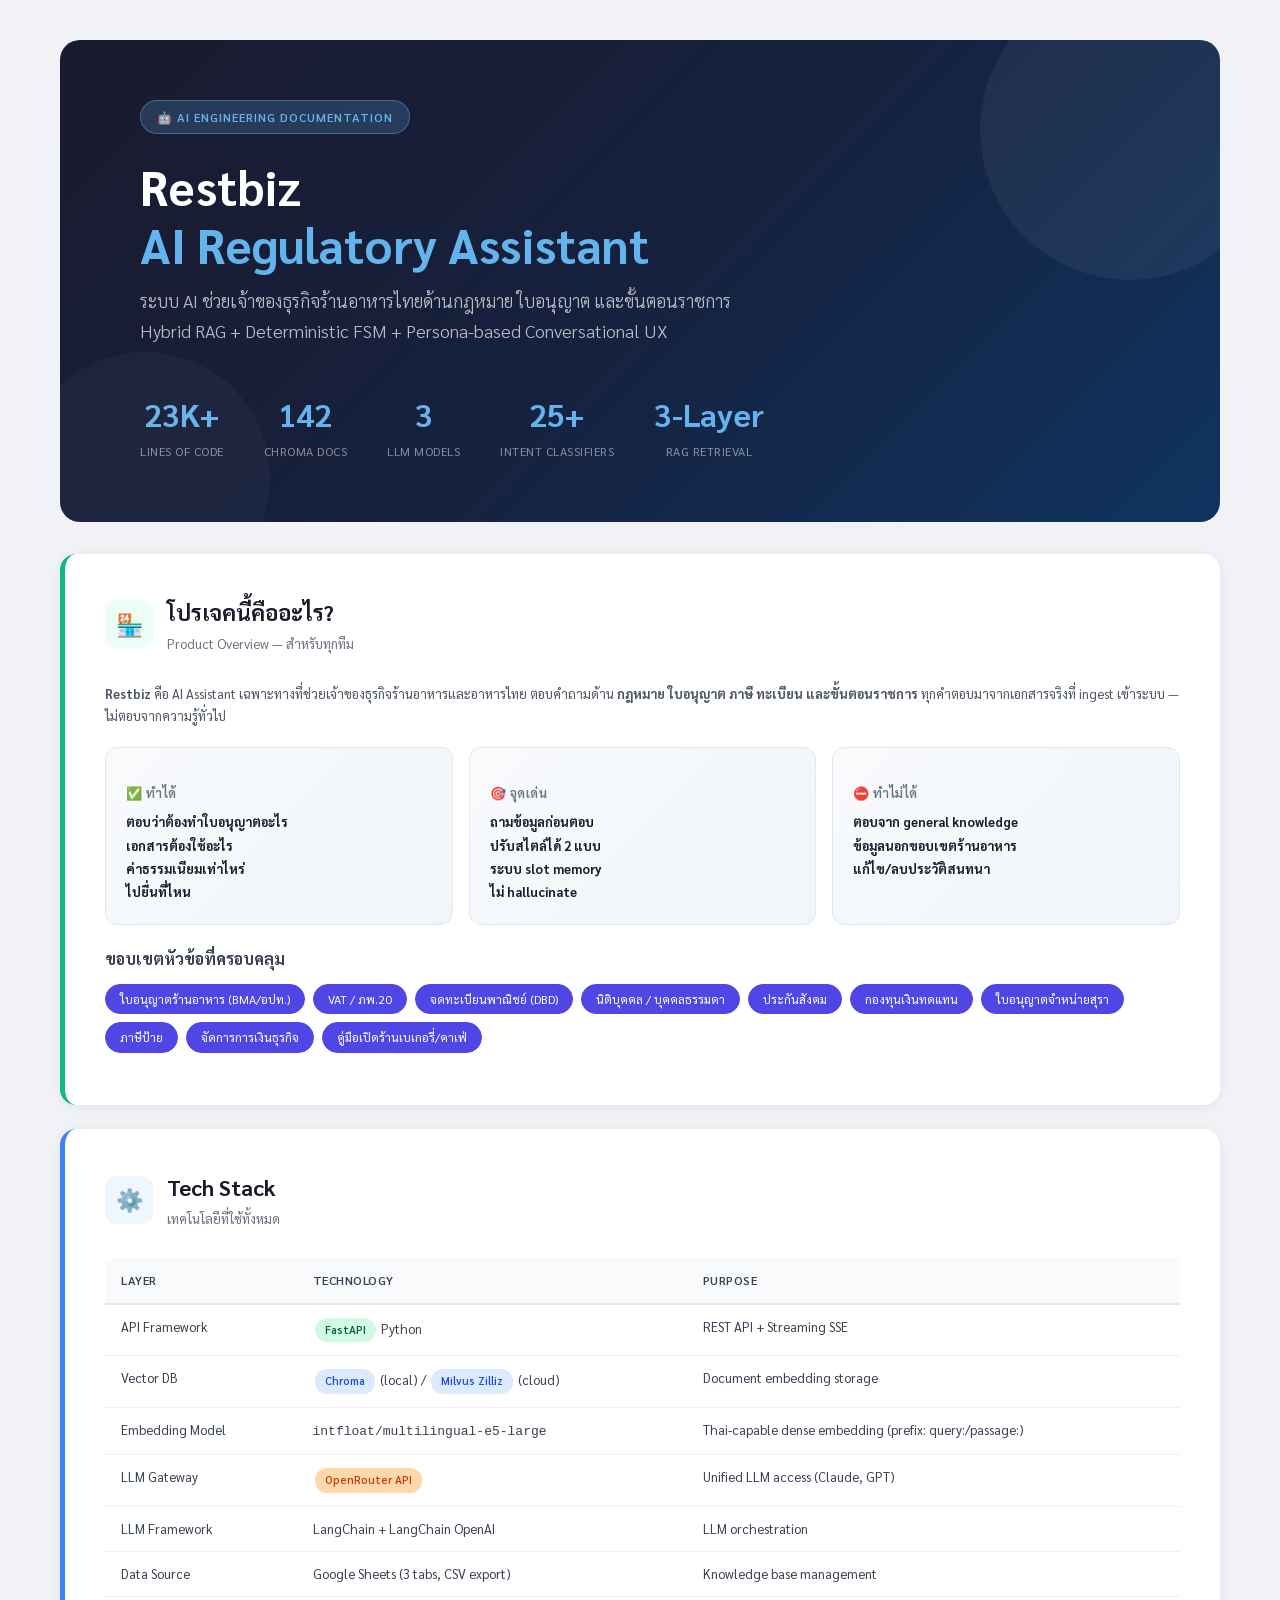
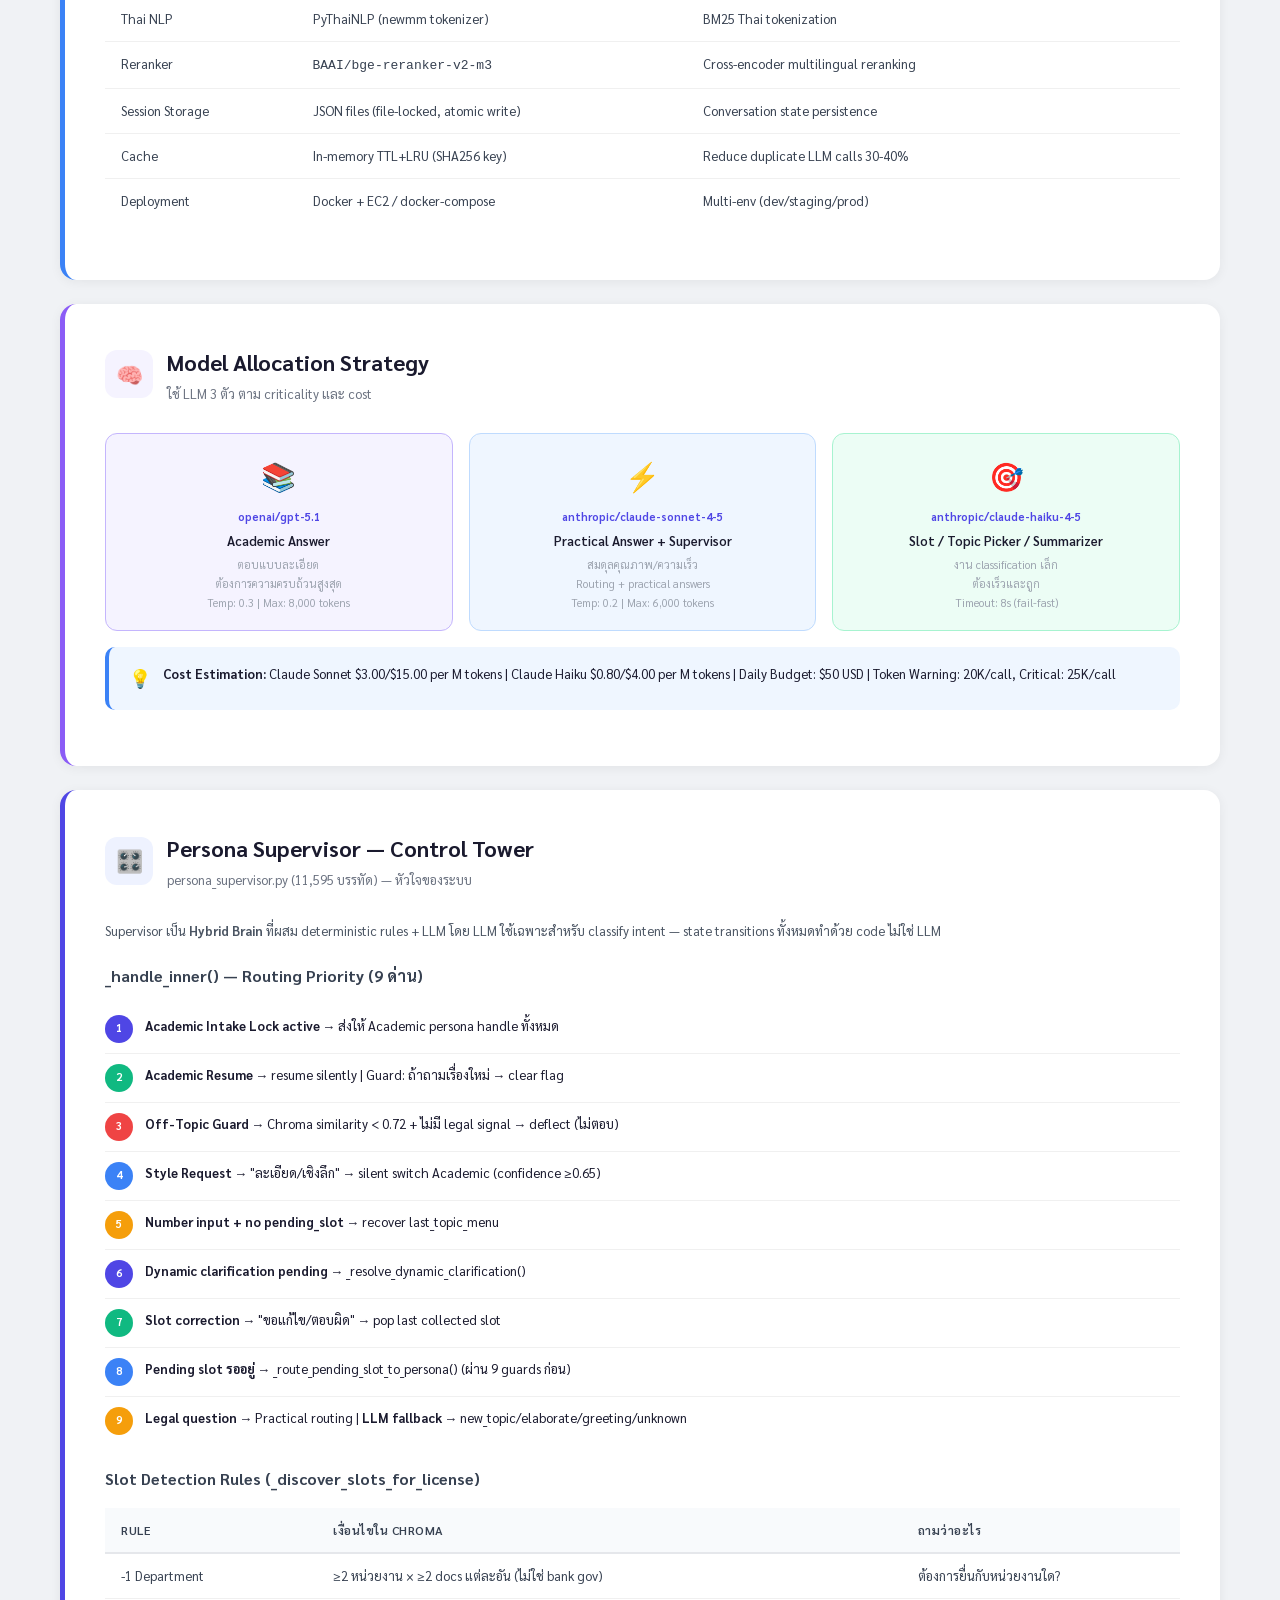
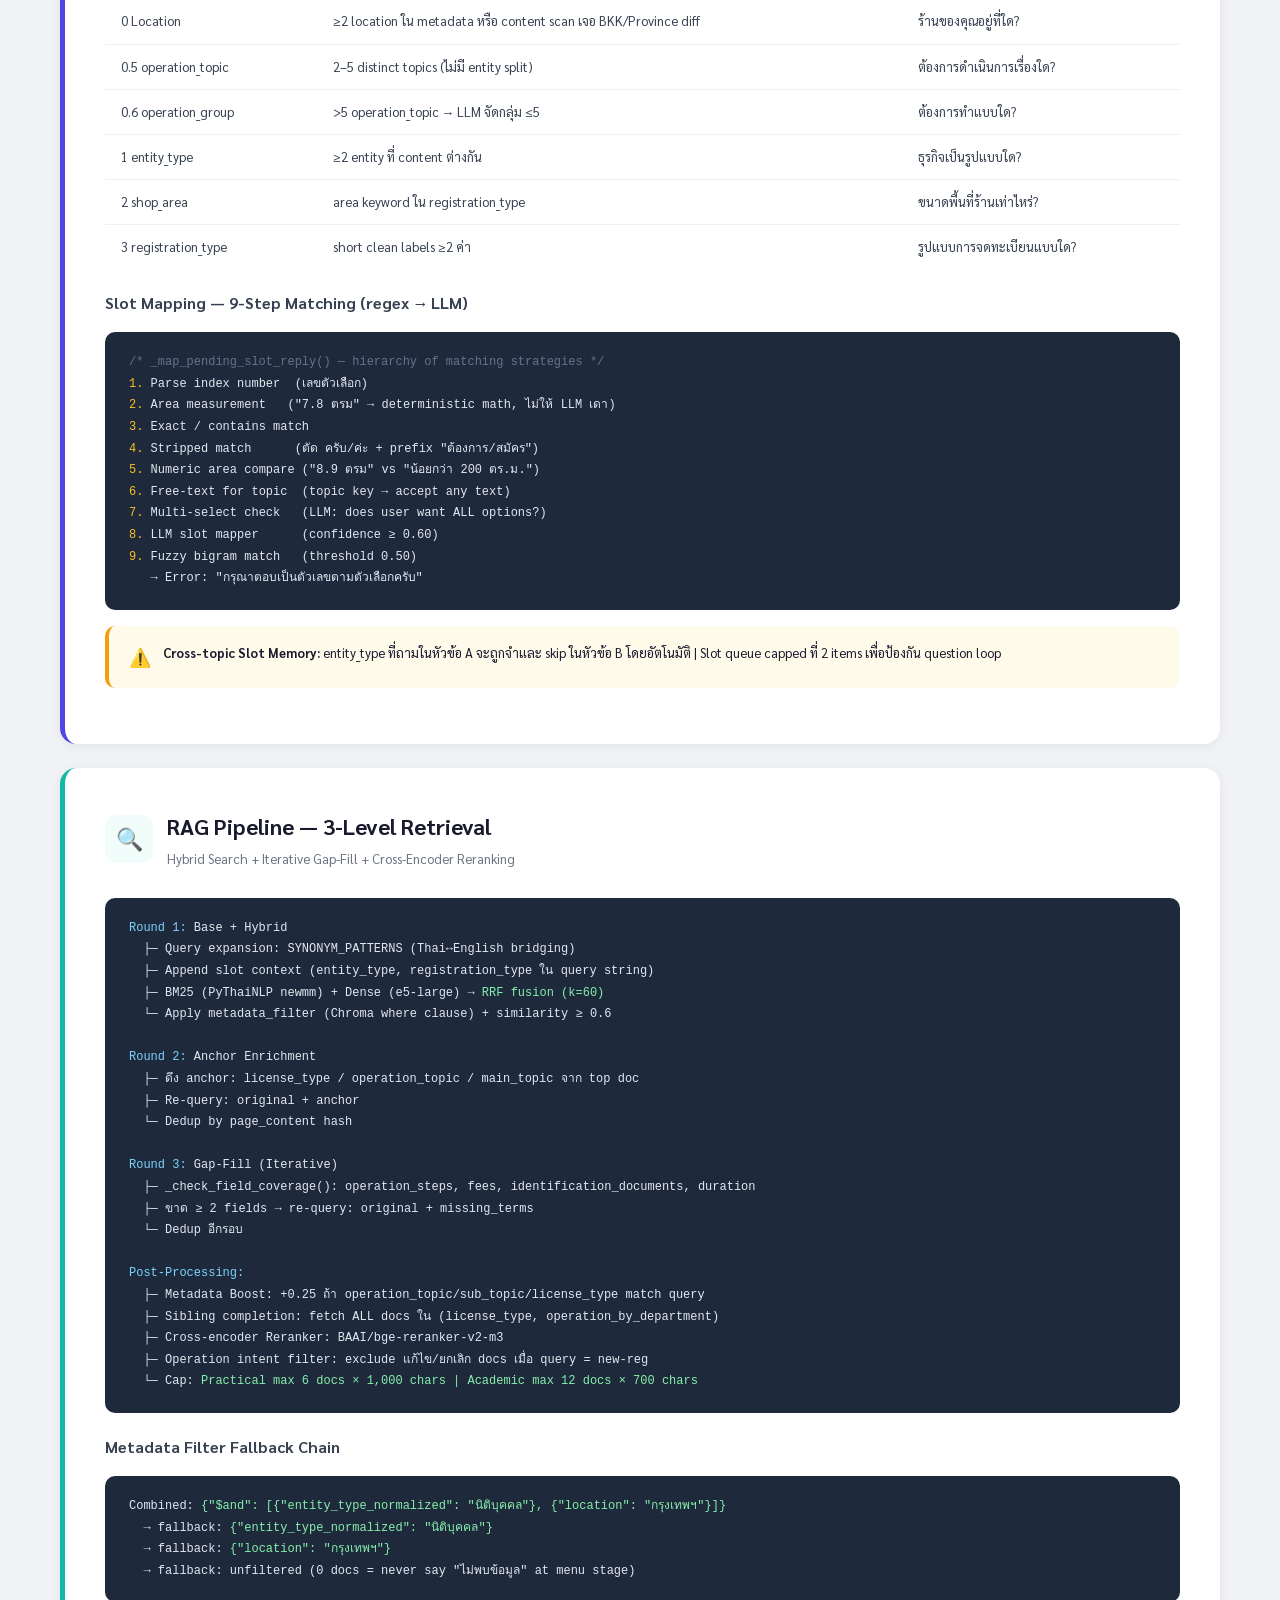
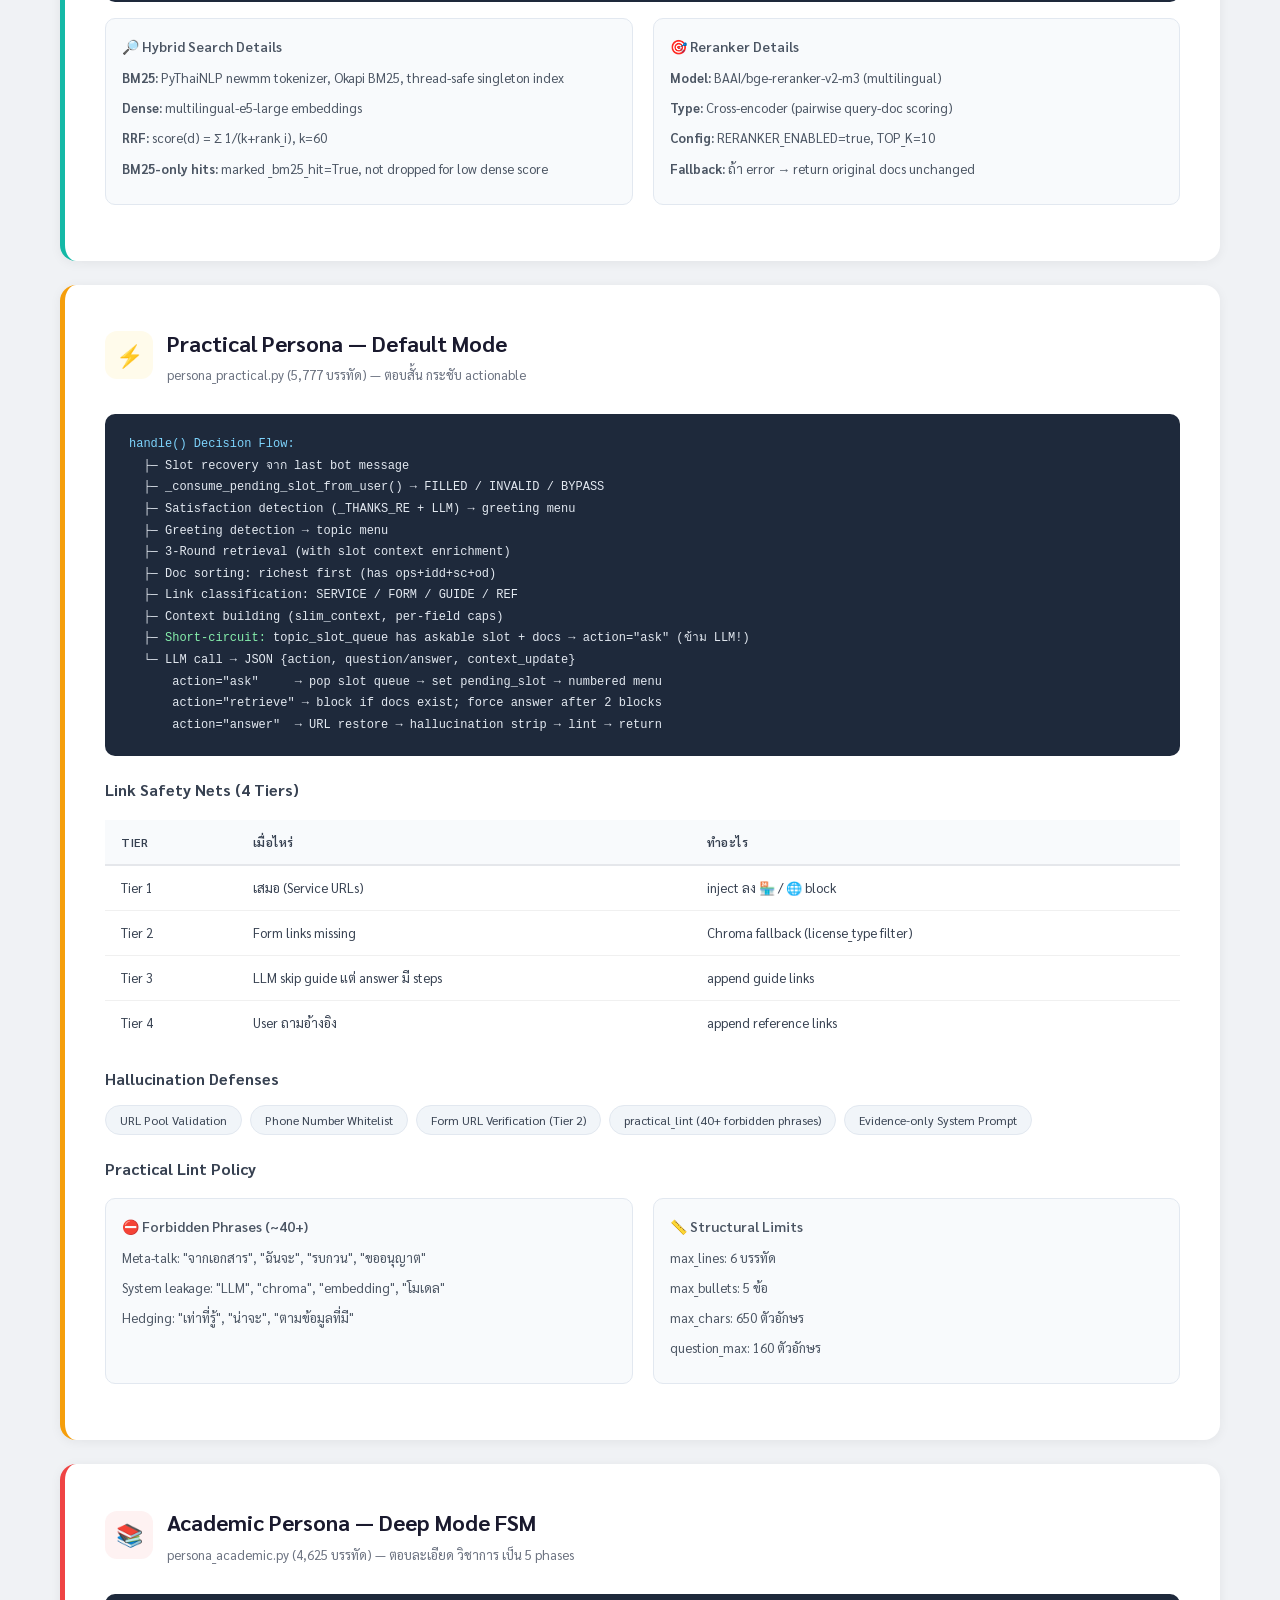
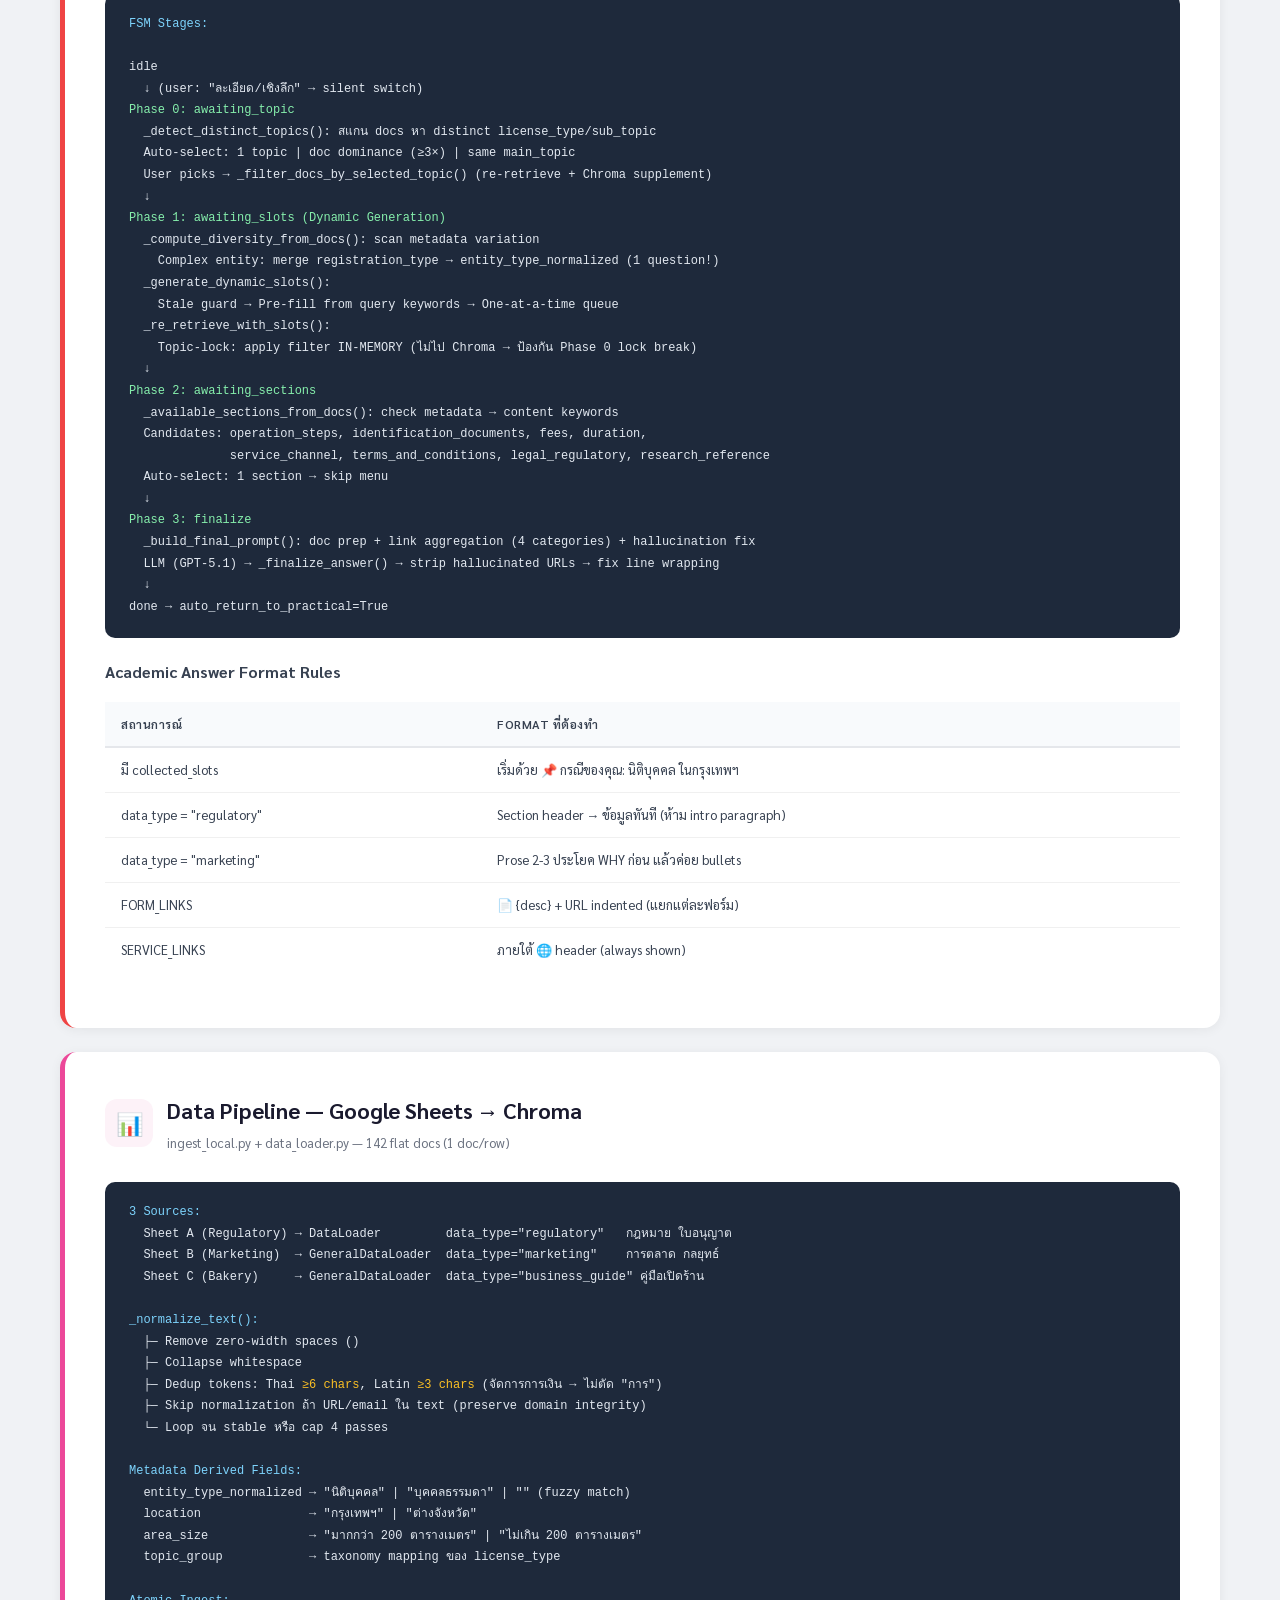
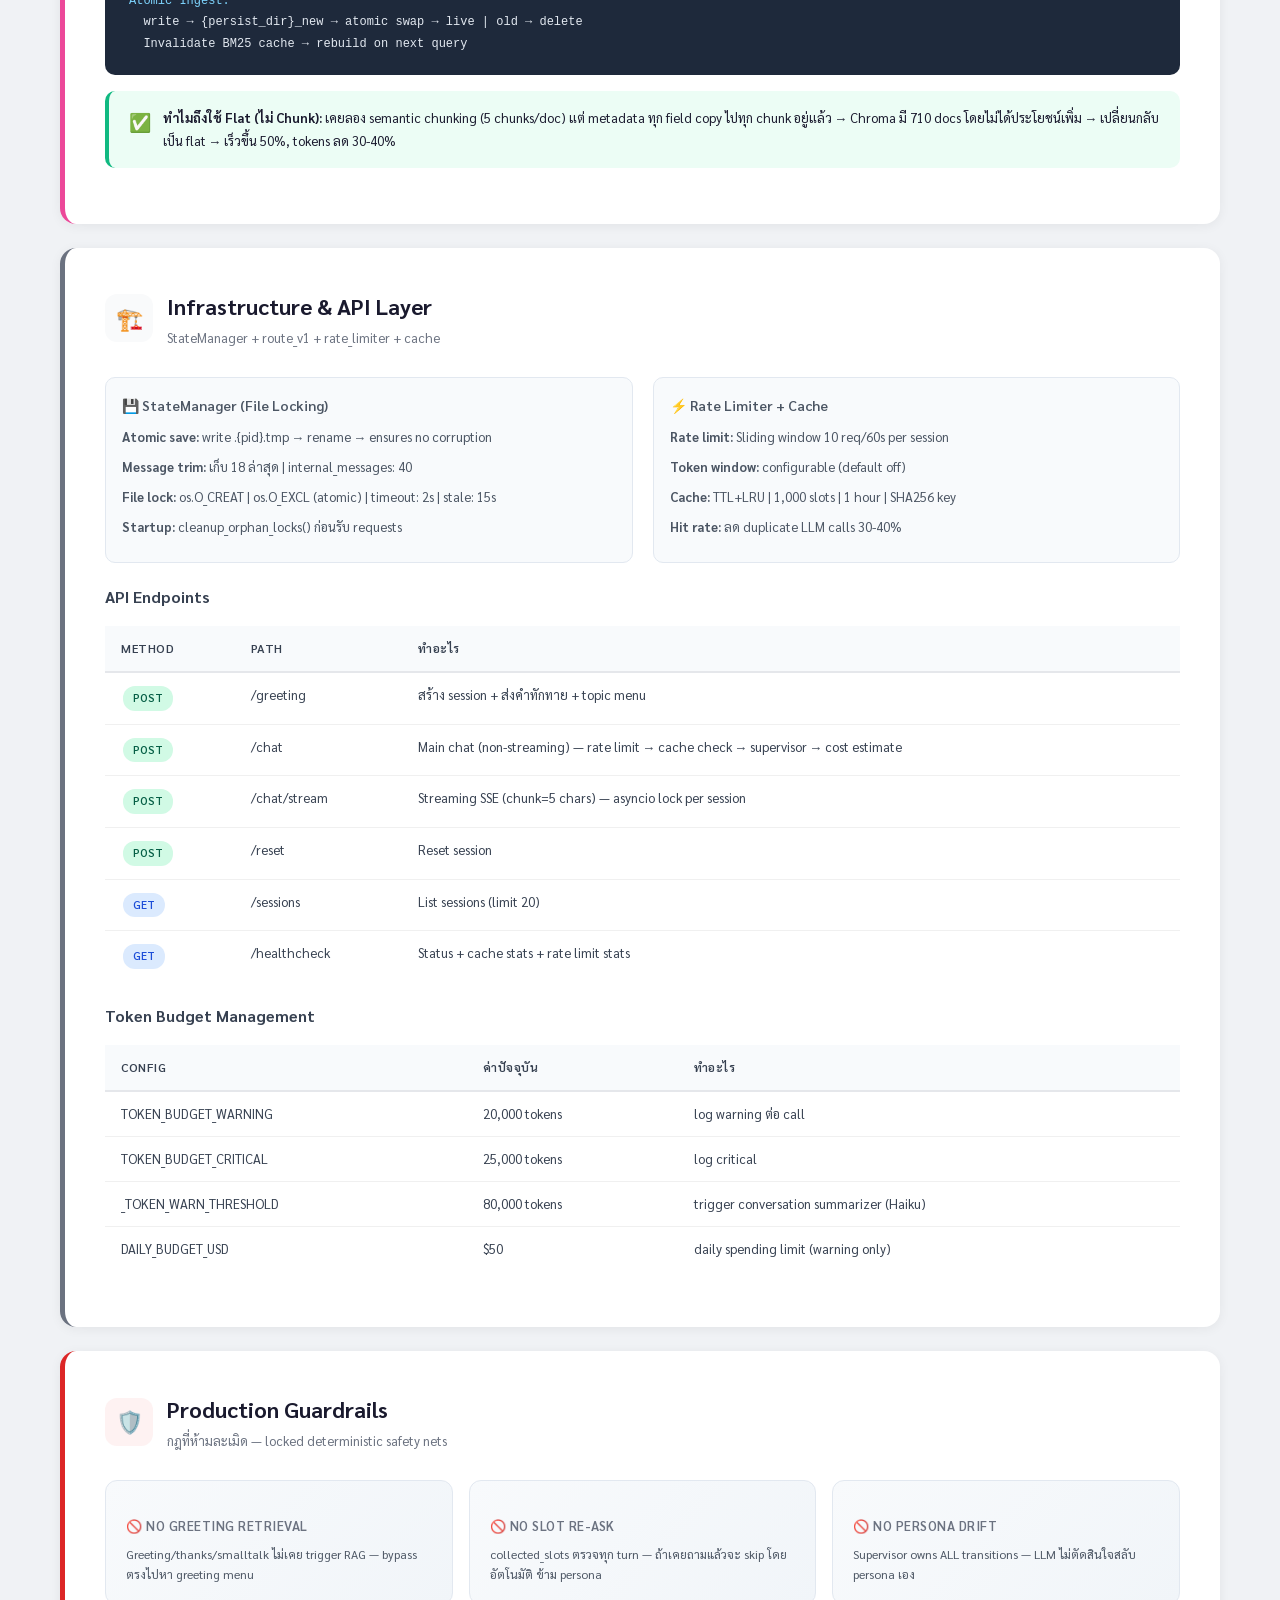
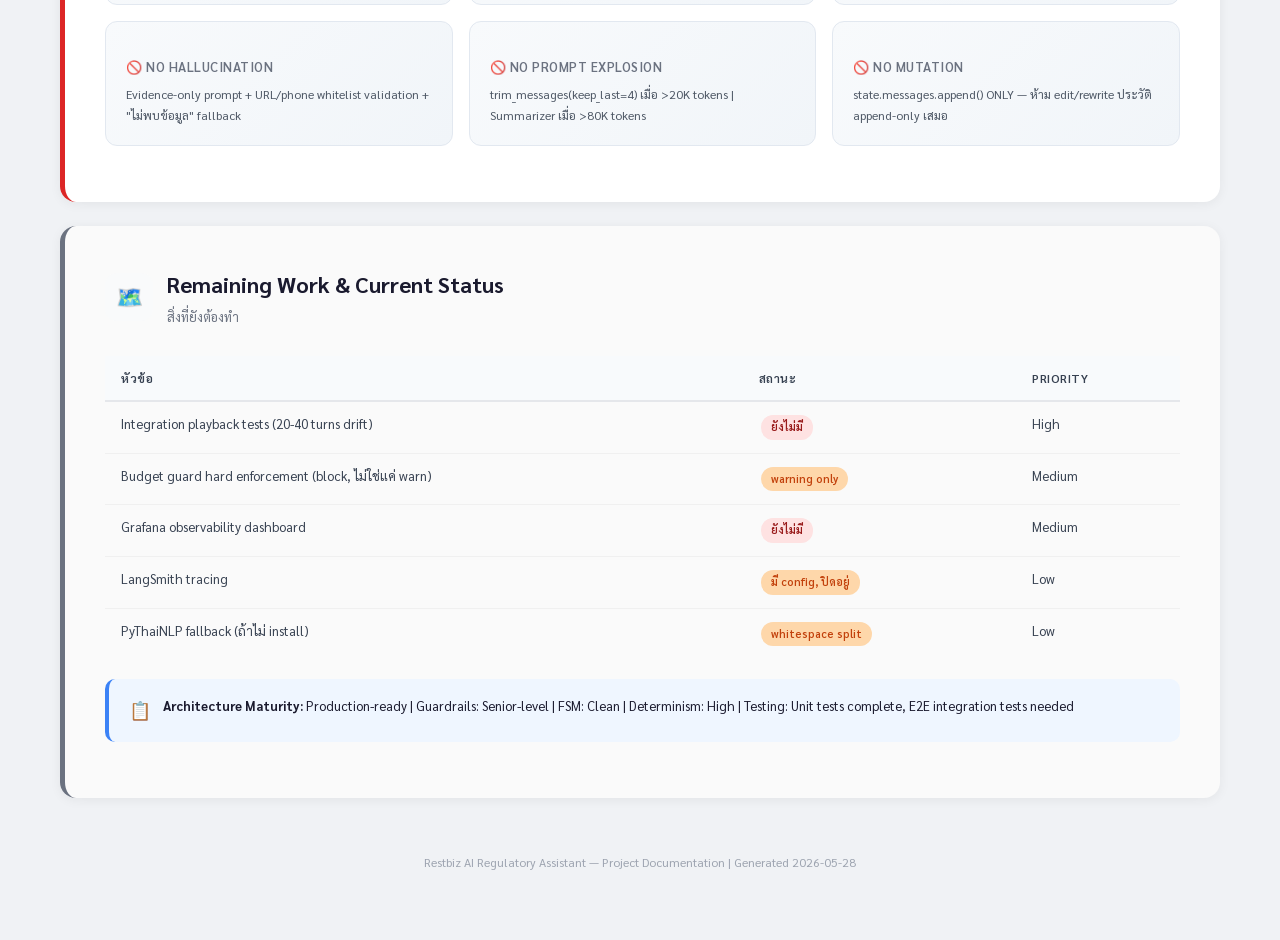
<file: project_summary.html>
<!DOCTYPE html>
<html lang="th">
<head>
<meta charset="UTF-8">
<meta name="viewport" content="width=device-width, initial-scale=1.0">
<title>Restbiz Project Summary</title>
<link href="https://fonts.googleapis.com/css2?family=Sarabun:wght@300;400;500;600;700&display=swap" rel="stylesheet">
<style>
  * { margin: 0; padding: 0; box-sizing: border-box; }
  body {
    font-family: 'Sarabun', 'Thonburi', 'TH Sarabun New', Arial, sans-serif;
    background: #f0f2f5;
    color: #1a1a2e;
    font-size: 14px;
    line-height: 1.7;
  }

  .page {
    width: 1200px;
    margin: 0 auto;
    padding: 40px 20px;
  }

  /* ── COVER ── */
  .cover {
    background: linear-gradient(135deg, #1a1a2e 0%, #16213e 50%, #0f3460 100%);
    border-radius: 20px;
    padding: 60px 80px;
    color: white;
    margin-bottom: 32px;
    position: relative;
    overflow: hidden;
  }
  .cover::before {
    content: '';
    position: absolute;
    top: -60px; right: -60px;
    width: 300px; height: 300px;
    background: rgba(255,255,255,0.05);
    border-radius: 50%;
  }
  .cover::after {
    content: '';
    position: absolute;
    bottom: -80px; left: -40px;
    width: 250px; height: 250px;
    background: rgba(255,255,255,0.03);
    border-radius: 50%;
  }
  .cover-badge {
    display: inline-block;
    background: rgba(99,179,237,0.2);
    border: 1px solid rgba(99,179,237,0.4);
    color: #63b3ed;
    padding: 6px 16px;
    border-radius: 20px;
    font-size: 12px;
    font-weight: 600;
    letter-spacing: 1px;
    text-transform: uppercase;
    margin-bottom: 24px;
  }
  .cover h1 {
    font-size: 48px;
    font-weight: 700;
    line-height: 1.2;
    margin-bottom: 12px;
    color: #fff;
  }
  .cover h1 span { color: #63b3ed; }
  .cover-subtitle {
    font-size: 18px;
    color: rgba(255,255,255,0.7);
    margin-bottom: 40px;
    font-weight: 300;
  }
  .cover-meta {
    display: flex;
    gap: 40px;
  }
  .cover-meta-item { text-align: center; }
  .cover-meta-num {
    font-size: 32px;
    font-weight: 700;
    color: #63b3ed;
  }
  .cover-meta-label {
    font-size: 12px;
    color: rgba(255,255,255,0.5);
    text-transform: uppercase;
    letter-spacing: 0.5px;
  }

  /* ── SECTIONS ── */
  .section {
    background: white;
    border-radius: 16px;
    padding: 40px;
    margin-bottom: 24px;
    box-shadow: 0 2px 12px rgba(0,0,0,0.06);
    border-left: 5px solid #4f46e5;
  }
  .section.green  { border-left-color: #10b981; }
  .section.blue   { border-left-color: #3b82f6; }
  .section.purple { border-left-color: #8b5cf6; }
  .section.orange { border-left-color: #f59e0b; }
  .section.red    { border-left-color: #ef4444; }
  .section.teal   { border-left-color: #14b8a6; }
  .section.pink   { border-left-color: #ec4899; }
  .section.gray   { border-left-color: #6b7280; }

  .section-header {
    display: flex;
    align-items: center;
    gap: 14px;
    margin-bottom: 28px;
  }
  .section-icon {
    width: 48px; height: 48px;
    border-radius: 12px;
    display: flex; align-items: center; justify-content: center;
    font-size: 22px;
    flex-shrink: 0;
  }
  .section-icon.indigo { background: #eef2ff; }
  .section-icon.green  { background: #ecfdf5; }
  .section-icon.blue   { background: #eff6ff; }
  .section-icon.purple { background: #f5f3ff; }
  .section-icon.orange { background: #fffbeb; }
  .section-icon.red    { background: #fef2f2; }
  .section-icon.teal   { background: #f0fdfa; }
  .section-icon.pink   { background: #fdf2f8; }
  .section-icon.gray   { background: #f9fafb; }

  .section-title {
    font-size: 22px;
    font-weight: 700;
    color: #1a1a2e;
  }
  .section-subtitle {
    font-size: 13px;
    color: #6b7280;
    margin-top: 2px;
  }

  /* ── TABLES ── */
  table {
    width: 100%;
    border-collapse: collapse;
    margin: 16px 0;
    font-size: 13px;
  }
  th {
    background: #f8fafc;
    padding: 12px 16px;
    text-align: left;
    font-weight: 600;
    color: #374151;
    border-bottom: 2px solid #e5e7eb;
    font-size: 12px;
    text-transform: uppercase;
    letter-spacing: 0.5px;
  }
  td {
    padding: 11px 16px;
    border-bottom: 1px solid #f0f0f0;
    color: #374151;
    vertical-align: top;
  }
  tr:last-child td { border-bottom: none; }
  tr:hover td { background: #fafafa; }

  /* ── HIGHLIGHTS ── */
  .highlight-grid {
    display: grid;
    grid-template-columns: repeat(3, 1fr);
    gap: 16px;
    margin: 16px 0;
  }
  .highlight-card {
    background: linear-gradient(135deg, #f8fafc, #f1f5f9);
    border-radius: 12px;
    padding: 20px;
    border: 1px solid #e2e8f0;
  }
  .highlight-card h4 {
    font-size: 13px;
    color: #6b7280;
    text-transform: uppercase;
    letter-spacing: 0.5px;
    margin-bottom: 6px;
  }
  .highlight-card .value {
    font-size: 18px;
    font-weight: 700;
    color: #1a1a2e;
  }
  .highlight-card .desc {
    font-size: 12px;
    color: #9ca3af;
    margin-top: 4px;
  }

  /* ── CODE ── */
  .code-block {
    background: #1e293b;
    color: #e2e8f0;
    border-radius: 10px;
    padding: 20px 24px;
    font-family: 'Menlo', 'Monaco', monospace;
    font-size: 12px;
    line-height: 1.8;
    margin: 16px 0;
    overflow-x: auto;
    white-space: pre;
  }
  .code-block .comment { color: #64748b; }
  .code-block .keyword { color: #7dd3fc; }
  .code-block .string  { color: #86efac; }
  .code-block .number  { color: #fbbf24; }

  /* ── TAGS ── */
  .tag {
    display: inline-block;
    padding: 3px 10px;
    border-radius: 12px;
    font-size: 11px;
    font-weight: 600;
    margin: 2px;
  }
  .tag-blue   { background: #dbeafe; color: #1d4ed8; }
  .tag-green  { background: #d1fae5; color: #065f46; }
  .tag-purple { background: #ede9fe; color: #5b21b6; }
  .tag-orange { background: #fed7aa; color: #c2410c; }
  .tag-red    { background: #fee2e2; color: #991b1b; }
  .tag-gray   { background: #f3f4f6; color: #374151; }

  /* ── FLOW ── */
  .flow-box {
    background: #f8fafc;
    border: 1px solid #e2e8f0;
    border-radius: 10px;
    padding: 16px 20px;
    margin: 8px 0;
  }
  .flow-arrow {
    text-align: center;
    color: #9ca3af;
    font-size: 18px;
    margin: 4px 0;
  }

  /* ── RULE LIST ── */
  .rule-list { list-style: none; margin: 16px 0; }
  .rule-list li {
    display: flex;
    align-items: flex-start;
    gap: 12px;
    padding: 10px 0;
    border-bottom: 1px solid #f0f0f0;
    font-size: 13px;
  }
  .rule-list li:last-child { border-bottom: none; }
  .rule-num {
    min-width: 28px; height: 28px;
    background: #4f46e5;
    color: white;
    border-radius: 50%;
    display: flex; align-items: center; justify-content: center;
    font-size: 11px;
    font-weight: 700;
    flex-shrink: 0;
  }
  .rule-num.green  { background: #10b981; }
  .rule-num.blue   { background: #3b82f6; }
  .rule-num.orange { background: #f59e0b; }
  .rule-num.red    { background: #ef4444; }

  /* ── ALERT BOXES ── */
  .alert {
    border-radius: 10px;
    padding: 16px 20px;
    margin: 16px 0;
    display: flex;
    align-items: flex-start;
    gap: 12px;
    font-size: 13px;
  }
  .alert-icon { font-size: 18px; flex-shrink: 0; }
  .alert-red    { background: #fef2f2; border-left: 4px solid #ef4444; }
  .alert-yellow { background: #fffbeb; border-left: 4px solid #f59e0b; }
  .alert-green  { background: #ecfdf5; border-left: 4px solid #10b981; }
  .alert-blue   { background: #eff6ff; border-left: 4px solid #3b82f6; }

  h3 { font-size: 16px; font-weight: 700; color: #374151; margin: 20px 0 10px; }
  h4 { font-size: 14px; font-weight: 600; color: #4b5563; margin: 14px 0 8px; }
  p  { margin: 8px 0; color: #4b5563; font-size: 13px; }

  .two-col {
    display: grid;
    grid-template-columns: 1fr 1fr;
    gap: 20px;
    margin: 16px 0;
  }
  .sub-card {
    background: #f8fafc;
    border-radius: 10px;
    padding: 16px;
    border: 1px solid #e2e8f0;
    font-size: 13px;
  }
  .sub-card h4 { margin-top: 0; }

  .pill-row {
    display: flex; flex-wrap: wrap; gap: 8px; margin: 12px 0;
  }
  .pill {
    background: #f1f5f9;
    border: 1px solid #e2e8f0;
    border-radius: 20px;
    padding: 4px 14px;
    font-size: 12px;
    color: #374151;
  }
  .pill.active {
    background: #4f46e5;
    border-color: #4f46e5;
    color: white;
  }

  /* page-break hint for print */
  .page-break { page-break-before: always; }

  .model-row {
    display: flex; gap: 16px; margin: 16px 0;
  }
  .model-card {
    flex: 1;
    border-radius: 12px;
    padding: 18px;
    border: 1px solid #e2e8f0;
    text-align: center;
  }
  .model-card .model-emoji { font-size: 28px; margin-bottom: 8px; }
  .model-card .model-name  { font-size: 11px; font-weight: 700; color: #4f46e5; margin-bottom: 4px; }
  .model-card .model-use   { font-size: 13px; font-weight: 600; color: #1a1a2e; margin-bottom: 4px; }
  .model-card .model-desc  { font-size: 11px; color: #9ca3af; }
  .model-card.a { background: #f5f3ff; border-color: #c4b5fd; }
  .model-card.b { background: #eff6ff; border-color: #bfdbfe; }
  .model-card.c { background: #ecfdf5; border-color: #a7f3d0; }
</style>
</head>
<body>
<div class="page">

<!-- ══════════════════════════════════════════════
     COVER
══════════════════════════════════════════════ -->
<div class="cover">
  <div class="cover-badge">🤖 AI Engineering Documentation</div>
  <h1>Restbiz<br><span>AI Regulatory Assistant</span></h1>
  <p class="cover-subtitle">ระบบ AI ช่วยเจ้าของธุรกิจร้านอาหารไทยด้านกฎหมาย ใบอนุญาต และขั้นตอนราชการ<br>Hybrid RAG + Deterministic FSM + Persona-based Conversational UX</p>
  <div class="cover-meta">
    <div class="cover-meta-item">
      <div class="cover-meta-num">23K+</div>
      <div class="cover-meta-label">Lines of Code</div>
    </div>
    <div class="cover-meta-item">
      <div class="cover-meta-num">142</div>
      <div class="cover-meta-label">Chroma Docs</div>
    </div>
    <div class="cover-meta-item">
      <div class="cover-meta-num">3</div>
      <div class="cover-meta-label">LLM Models</div>
    </div>
    <div class="cover-meta-item">
      <div class="cover-meta-num">25+</div>
      <div class="cover-meta-label">Intent Classifiers</div>
    </div>
    <div class="cover-meta-item">
      <div class="cover-meta-num">3-Layer</div>
      <div class="cover-meta-label">RAG Retrieval</div>
    </div>
  </div>
</div>

<!-- ══════════════════════════════════════════════
     1. WHAT IS IT?
══════════════════════════════════════════════ -->
<div class="section green">
  <div class="section-header">
    <div class="section-icon green">🏪</div>
    <div>
      <div class="section-title">โปรเจคนี้คืออะไร?</div>
      <div class="section-subtitle">Product Overview — สำหรับทุกทีม</div>
    </div>
  </div>

  <p><strong>Restbiz</strong> คือ AI Assistant เฉพาะทางที่ช่วยเจ้าของธุรกิจร้านอาหารและอาหารไทย ตอบคำถามด้าน <strong>กฎหมาย ใบอนุญาต ภาษี ทะเบียน และขั้นตอนราชการ</strong> ทุกคำตอบมาจากเอกสารจริงที่ ingest เข้าระบบ — ไม่ตอบจากความรู้ทั่วไป</p>

  <div class="highlight-grid" style="margin-top: 20px;">
    <div class="highlight-card">
      <h4>✅ ทำได้</h4>
      <div class="value" style="font-size:13px; line-height:1.8;">ตอบว่าต้องทำใบอนุญาตอะไร<br>เอกสารต้องใช้อะไร<br>ค่าธรรมเนียมเท่าไหร่<br>ไปยื่นที่ไหน</div>
    </div>
    <div class="highlight-card">
      <h4>🎯 จุดเด่น</h4>
      <div class="value" style="font-size:13px; line-height:1.8;">ถามข้อมูลก่อนตอบ<br>ปรับสไตล์ได้ 2 แบบ<br>ระบบ slot memory<br>ไม่ hallucinate</div>
    </div>
    <div class="highlight-card">
      <h4>⛔ ทำไม่ได้</h4>
      <div class="value" style="font-size:13px; line-height:1.8;">ตอบจาก general knowledge<br>ข้อมูลนอกขอบเขตร้านอาหาร<br>แก้ไข/ลบประวัติสนทนา</div>
    </div>
  </div>

  <h3>ขอบเขตหัวข้อที่ครอบคลุม</h3>
  <div class="pill-row">
    <span class="pill active">ใบอนุญาตร้านอาหาร (BMA/อปท.)</span>
    <span class="pill active">VAT / ภพ.20</span>
    <span class="pill active">จดทะเบียนพาณิชย์ (DBD)</span>
    <span class="pill active">นิติบุคคล / บุคคลธรรมดา</span>
    <span class="pill active">ประกันสังคม</span>
    <span class="pill active">กองทุนเงินทดแทน</span>
    <span class="pill active">ใบอนุญาตจำหน่ายสุรา</span>
    <span class="pill active">ภาษีป้าย</span>
    <span class="pill active">จัดการการเงินธุรกิจ</span>
    <span class="pill active">คู่มือเปิดร้านเบเกอรี่/คาเฟ่</span>
  </div>
</div>

<!-- ══════════════════════════════════════════════
     2. TECH STACK
══════════════════════════════════════════════ -->
<div class="section blue">
  <div class="section-header">
    <div class="section-icon blue">⚙️</div>
    <div>
      <div class="section-title">Tech Stack</div>
      <div class="section-subtitle">เทคโนโลยีที่ใช้ทั้งหมด</div>
    </div>
  </div>

  <table>
    <tr><th>Layer</th><th>Technology</th><th>Purpose</th></tr>
    <tr><td>API Framework</td><td><span class="tag tag-green">FastAPI</span> Python</td><td>REST API + Streaming SSE</td></tr>
    <tr><td>Vector DB</td><td><span class="tag tag-blue">Chroma</span> (local) / <span class="tag tag-blue">Milvus Zilliz</span> (cloud)</td><td>Document embedding storage</td></tr>
    <tr><td>Embedding Model</td><td><code>intfloat/multilingual-e5-large</code></td><td>Thai-capable dense embedding (prefix: query:/passage:)</td></tr>
    <tr><td>LLM Gateway</td><td><span class="tag tag-orange">OpenRouter API</span></td><td>Unified LLM access (Claude, GPT)</td></tr>
    <tr><td>LLM Framework</td><td>LangChain + LangChain OpenAI</td><td>LLM orchestration</td></tr>
    <tr><td>Data Source</td><td>Google Sheets (3 tabs, CSV export)</td><td>Knowledge base management</td></tr>
    <tr><td>Thai NLP</td><td>PyThaiNLP (newmm tokenizer)</td><td>BM25 Thai tokenization</td></tr>
    <tr><td>Reranker</td><td><code>BAAI/bge-reranker-v2-m3</code></td><td>Cross-encoder multilingual reranking</td></tr>
    <tr><td>Session Storage</td><td>JSON files (file-locked, atomic write)</td><td>Conversation state persistence</td></tr>
    <tr><td>Cache</td><td>In-memory TTL+LRU (SHA256 key)</td><td>Reduce duplicate LLM calls 30-40%</td></tr>
    <tr><td>Deployment</td><td>Docker + EC2 / docker-compose</td><td>Multi-env (dev/staging/prod)</td></tr>
  </table>
</div>

<!-- ══════════════════════════════════════════════
     3. MODEL ALLOCATION
══════════════════════════════════════════════ -->
<div class="section purple">
  <div class="section-header">
    <div class="section-icon purple">🧠</div>
    <div>
      <div class="section-title">Model Allocation Strategy</div>
      <div class="section-subtitle">ใช้ LLM 3 ตัว ตาม criticality และ cost</div>
    </div>
  </div>

  <div class="model-row">
    <div class="model-card a">
      <div class="model-emoji">📚</div>
      <div class="model-name">openai/gpt-5.1</div>
      <div class="model-use">Academic Answer</div>
      <div class="model-desc">ตอบแบบละเอียด<br>ต้องการความครบถ้วนสูงสุด<br>Temp: 0.3 | Max: 8,000 tokens</div>
    </div>
    <div class="model-card b">
      <div class="model-emoji">⚡</div>
      <div class="model-name">anthropic/claude-sonnet-4-5</div>
      <div class="model-use">Practical Answer + Supervisor</div>
      <div class="model-desc">สมดุลคุณภาพ/ความเร็ว<br>Routing + practical answers<br>Temp: 0.2 | Max: 6,000 tokens</div>
    </div>
    <div class="model-card c">
      <div class="model-emoji">🎯</div>
      <div class="model-name">anthropic/claude-haiku-4-5</div>
      <div class="model-use">Slot / Topic Picker / Summarizer</div>
      <div class="model-desc">งาน classification เล็ก<br>ต้องเร็วและถูก<br>Timeout: 8s (fail-fast)</div>
    </div>
  </div>

  <div class="alert alert-blue">
    <span class="alert-icon">💡</span>
    <div><strong>Cost Estimation:</strong> Claude Sonnet $3.00/$15.00 per M tokens | Claude Haiku $0.80/$4.00 per M tokens | Daily Budget: $50 USD | Token Warning: 20K/call, Critical: 25K/call</div>
  </div>
</div>

<!-- ══════════════════════════════════════════════
     4. SUPERVISOR
══════════════════════════════════════════════ -->
<div class="section" style="border-left-color: #4f46e5;">
  <div class="section-header">
    <div class="section-icon indigo">🎛️</div>
    <div>
      <div class="section-title">Persona Supervisor — Control Tower</div>
      <div class="section-subtitle">persona_supervisor.py (11,595 บรรทัด) — หัวใจของระบบ</div>
    </div>
  </div>

  <p>Supervisor เป็น <strong>Hybrid Brain</strong> ที่ผสม deterministic rules + LLM โดย LLM ใช้เฉพาะสำหรับ classify intent — state transitions ทั้งหมดทำด้วย code ไม่ใช่ LLM</p>

  <h3>_handle_inner() — Routing Priority (9 ด่าน)</h3>
  <ul class="rule-list">
    <li><div class="rule-num">1</div><div><strong>Academic Intake Lock active</strong> → ส่งให้ Academic persona handle ทั้งหมด</div></li>
    <li><div class="rule-num green">2</div><div><strong>Academic Resume</strong> → resume silently | Guard: ถ้าถามเรื่องใหม่ → clear flag</div></li>
    <li><div class="rule-num red">3</div><div><strong>Off-Topic Guard</strong> → Chroma similarity &lt; 0.72 + ไม่มี legal signal → deflect (ไม่ตอบ)</div></li>
    <li><div class="rule-num blue">4</div><div><strong>Style Request</strong> → "ละเอียด/เชิงลึก" → silent switch Academic (confidence ≥0.65)</div></li>
    <li><div class="rule-num orange">5</div><div><strong>Number input + no pending_slot</strong> → recover last_topic_menu</div></li>
    <li><div class="rule-num">6</div><div><strong>Dynamic clarification pending</strong> → _resolve_dynamic_clarification()</div></li>
    <li><div class="rule-num green">7</div><div><strong>Slot correction</strong> → "ขอแก้ไข/ตอบผิด" → pop last collected slot</div></li>
    <li><div class="rule-num blue">8</div><div><strong>Pending slot รออยู่</strong> → _route_pending_slot_to_persona() (ผ่าน 9 guards ก่อน)</div></li>
    <li><div class="rule-num orange">9</div><div><strong>Legal question</strong> → Practical routing | <strong>LLM fallback</strong> → new_topic/elaborate/greeting/unknown</div></li>
  </ul>

  <h3>Slot Detection Rules (_discover_slots_for_license)</h3>
  <table>
    <tr><th>Rule</th><th>เงื่อนไขใน Chroma</th><th>ถามว่าอะไร</th></tr>
    <tr><td>-1 Department</td><td>≥2 หน่วยงาน × ≥2 docs แต่ละอัน (ไม่ใช่ bank gov)</td><td>ต้องการยื่นกับหน่วยงานใด?</td></tr>
    <tr><td>0 Location</td><td>≥2 location ใน metadata หรือ content scan เจอ BKK/Province diff</td><td>ร้านของคุณอยู่ที่ใด?</td></tr>
    <tr><td>0.5 operation_topic</td><td>2–5 distinct topics (ไม่มี entity split)</td><td>ต้องการดำเนินการเรื่องใด?</td></tr>
    <tr><td>0.6 operation_group</td><td>&gt;5 operation_topic → LLM จัดกลุ่ม ≤5</td><td>ต้องการทำแบบใด?</td></tr>
    <tr><td>1 entity_type</td><td>≥2 entity ที่ content ต่างกัน</td><td>ธุรกิจเป็นรูปแบบใด?</td></tr>
    <tr><td>2 shop_area</td><td>area keyword ใน registration_type</td><td>ขนาดพื้นที่ร้านเท่าไหร่?</td></tr>
    <tr><td>3 registration_type</td><td>short clean labels ≥2 ค่า</td><td>รูปแบบการจดทะเบียนแบบใด?</td></tr>
  </table>

  <h3>Slot Mapping — 9-Step Matching (regex → LLM)</h3>
  <div class="code-block"><span class="comment">/* _map_pending_slot_reply() — hierarchy of matching strategies */</span>
<span class="number">1.</span> Parse index number  (เลขตัวเลือก)
<span class="number">2.</span> Area measurement   ("7.8 ตรม" → deterministic math, ไม่ให้ LLM เดา)
<span class="number">3.</span> Exact / contains match
<span class="number">4.</span> Stripped match      (ตัด ครับ/ค่ะ + prefix "ต้องการ/สมัคร")
<span class="number">5.</span> Numeric area compare ("8.9 ตรม" vs "น้อยกว่า 200 ตร.ม.")
<span class="number">6.</span> Free-text for topic  (topic key → accept any text)
<span class="number">7.</span> Multi-select check   (LLM: does user want ALL options?)
<span class="number">8.</span> LLM slot mapper      (confidence ≥ 0.60)
<span class="number">9.</span> Fuzzy bigram match   (threshold 0.50)
   → Error: "กรุณาตอบเป็นตัวเลขตามตัวเลือกครับ"</div>

  <div class="alert alert-yellow">
    <span class="alert-icon">⚠️</span>
    <div><strong>Cross-topic Slot Memory:</strong> entity_type ที่ถามในหัวข้อ A จะถูกจำและ skip ในหัวข้อ B โดยอัตโนมัติ | Slot queue capped ที่ 2 items เพื่อป้องกัน question loop</div>
  </div>
</div>

<!-- ══════════════════════════════════════════════
     5. RAG PIPELINE
══════════════════════════════════════════════ -->
<div class="section teal">
  <div class="section-header">
    <div class="section-icon teal">🔍</div>
    <div>
      <div class="section-title">RAG Pipeline — 3-Level Retrieval</div>
      <div class="section-subtitle">Hybrid Search + Iterative Gap-Fill + Cross-Encoder Reranking</div>
    </div>
  </div>

  <div class="code-block"><span class="keyword">Round 1:</span> Base + Hybrid
  ├─ Query expansion: SYNONYM_PATTERNS (Thai↔English bridging)
  ├─ Append slot context (entity_type, registration_type ใน query string)
  ├─ BM25 (PyThaiNLP newmm) + Dense (e5-large) → <span class="string">RRF fusion (k=60)</span>
  └─ Apply metadata_filter (Chroma where clause) + similarity ≥ 0.6

<span class="keyword">Round 2:</span> Anchor Enrichment
  ├─ ดึง anchor: license_type / operation_topic / main_topic จาก top doc
  ├─ Re-query: original + anchor
  └─ Dedup by page_content hash

<span class="keyword">Round 3:</span> Gap-Fill (Iterative)
  ├─ _check_field_coverage(): operation_steps, fees, identification_documents, duration
  ├─ ขาด ≥ 2 fields → re-query: original + missing_terms
  └─ Dedup อีกรอบ

<span class="keyword">Post-Processing:</span>
  ├─ Metadata Boost: +0.25 ถ้า operation_topic/sub_topic/license_type match query
  ├─ Sibling completion: fetch ALL docs ใน (license_type, operation_by_department)
  ├─ Cross-encoder Reranker: BAAI/bge-reranker-v2-m3
  ├─ Operation intent filter: exclude แก้ไข/ยกเลิก docs เมื่อ query = new-reg
  └─ Cap: <span class="string">Practical max 6 docs × 1,000 chars | Academic max 12 docs × 700 chars</span></div>

  <h3>Metadata Filter Fallback Chain</h3>
  <div class="code-block">Combined: <span class="string">{"$and": [{"entity_type_normalized": "นิติบุคคล"}, {"location": "กรุงเทพฯ"}]}</span>
  → fallback: <span class="string">{"entity_type_normalized": "นิติบุคคล"}</span>
  → fallback: <span class="string">{"location": "กรุงเทพฯ"}</span>
  → fallback: unfiltered (0 docs = never say "ไม่พบข้อมูล" at menu stage)</div>

  <div class="two-col">
    <div class="sub-card">
      <h4>🔎 Hybrid Search Details</h4>
      <p><strong>BM25:</strong> PyThaiNLP newmm tokenizer, Okapi BM25, thread-safe singleton index</p>
      <p><strong>Dense:</strong> multilingual-e5-large embeddings</p>
      <p><strong>RRF:</strong> score(d) = Σ 1/(k+rank_i), k=60</p>
      <p><strong>BM25-only hits:</strong> marked _bm25_hit=True, not dropped for low dense score</p>
    </div>
    <div class="sub-card">
      <h4>🎯 Reranker Details</h4>
      <p><strong>Model:</strong> BAAI/bge-reranker-v2-m3 (multilingual)</p>
      <p><strong>Type:</strong> Cross-encoder (pairwise query-doc scoring)</p>
      <p><strong>Config:</strong> RERANKER_ENABLED=true, TOP_K=10</p>
      <p><strong>Fallback:</strong> ถ้า error → return original docs unchanged</p>
    </div>
  </div>
</div>

<!-- ══════════════════════════════════════════════
     6. PRACTICAL PERSONA
══════════════════════════════════════════════ -->
<div class="section orange">
  <div class="section-header">
    <div class="section-icon orange">⚡</div>
    <div>
      <div class="section-title">Practical Persona — Default Mode</div>
      <div class="section-subtitle">persona_practical.py (5,777 บรรทัด) — ตอบสั้น กระชับ actionable</div>
    </div>
  </div>

  <div class="code-block"><span class="keyword">handle() Decision Flow:</span>
  ├─ Slot recovery จาก last bot message
  ├─ _consume_pending_slot_from_user() → FILLED / INVALID / BYPASS
  ├─ Satisfaction detection (_THANKS_RE + LLM) → greeting menu
  ├─ Greeting detection → topic menu
  ├─ 3-Round retrieval (with slot context enrichment)
  ├─ Doc sorting: richest first (has ops+idd+sc+od)
  ├─ Link classification: SERVICE / FORM / GUIDE / REF
  ├─ Context building (slim_context, per-field caps)
  ├─ <span class="string">Short-circuit:</span> topic_slot_queue has askable slot + docs → action="ask" (ข้าม LLM!)
  └─ LLM call → JSON {action, question/answer, context_update}
      action="ask"     → pop slot queue → set pending_slot → numbered menu
      action="retrieve" → block if docs exist; force answer after 2 blocks
      action="answer"  → URL restore → hallucination strip → lint → return</div>

  <h3>Link Safety Nets (4 Tiers)</h3>
  <table>
    <tr><th>Tier</th><th>เมื่อไหร่</th><th>ทำอะไร</th></tr>
    <tr><td>Tier 1</td><td>เสมอ (Service URLs)</td><td>inject ลง 🏪 / 🌐 block</td></tr>
    <tr><td>Tier 2</td><td>Form links missing</td><td>Chroma fallback (license_type filter)</td></tr>
    <tr><td>Tier 3</td><td>LLM skip guide แต่ answer มี steps</td><td>append guide links</td></tr>
    <tr><td>Tier 4</td><td>User ถามอ้างอิง</td><td>append reference links</td></tr>
  </table>

  <h3>Hallucination Defenses</h3>
  <div class="pill-row">
    <span class="pill">URL Pool Validation</span>
    <span class="pill">Phone Number Whitelist</span>
    <span class="pill">Form URL Verification (Tier 2)</span>
    <span class="pill">practical_lint (40+ forbidden phrases)</span>
    <span class="pill">Evidence-only System Prompt</span>
  </div>

  <h3>Practical Lint Policy</h3>
  <div class="two-col">
    <div class="sub-card">
      <h4>⛔ Forbidden Phrases (~40+)</h4>
      <p>Meta-talk: "จากเอกสาร", "ฉันจะ", "รบกวน", "ขออนุญาต"</p>
      <p>System leakage: "LLM", "chroma", "embedding", "โมเดล"</p>
      <p>Hedging: "เท่าที่รู้", "น่าจะ", "ตามข้อมูลที่มี"</p>
    </div>
    <div class="sub-card">
      <h4>📏 Structural Limits</h4>
      <p>max_lines: 6 บรรทัด</p>
      <p>max_bullets: 5 ข้อ</p>
      <p>max_chars: 650 ตัวอักษร</p>
      <p>question_max: 160 ตัวอักษร</p>
    </div>
  </div>
</div>

<!-- ══════════════════════════════════════════════
     7. ACADEMIC PERSONA
══════════════════════════════════════════════ -->
<div class="section red">
  <div class="section-header">
    <div class="section-icon red">📚</div>
    <div>
      <div class="section-title">Academic Persona — Deep Mode FSM</div>
      <div class="section-subtitle">persona_academic.py (4,625 บรรทัด) — ตอบละเอียด วิชาการ เป็น 5 phases</div>
    </div>
  </div>

  <div class="code-block"><span class="keyword">FSM Stages:</span>

idle
  ↓ (user: "ละเอียด/เชิงลึก" → silent switch)
<span class="string">Phase 0: awaiting_topic</span>
  _detect_distinct_topics(): สแกน docs หา distinct license_type/sub_topic
  Auto-select: 1 topic | doc dominance (≥3×) | same main_topic
  User picks → _filter_docs_by_selected_topic() (re-retrieve + Chroma supplement)
  ↓
<span class="string">Phase 1: awaiting_slots (Dynamic Generation)</span>
  _compute_diversity_from_docs(): scan metadata variation
    Complex entity: merge registration_type → entity_type_normalized (1 question!)
  _generate_dynamic_slots():
    Stale guard → Pre-fill from query keywords → One-at-a-time queue
  _re_retrieve_with_slots():
    Topic-lock: apply filter IN-MEMORY (ไม่ไป Chroma → ป้องกัน Phase 0 lock break)
  ↓
<span class="string">Phase 2: awaiting_sections</span>
  _available_sections_from_docs(): check metadata → content keywords
  Candidates: operation_steps, identification_documents, fees, duration,
              service_channel, terms_and_conditions, legal_regulatory, research_reference
  Auto-select: 1 section → skip menu
  ↓
<span class="string">Phase 3: finalize</span>
  _build_final_prompt(): doc prep + link aggregation (4 categories) + hallucination fix
  LLM (GPT-5.1) → _finalize_answer() → strip hallucinated URLs → fix line wrapping
  ↓
done → auto_return_to_practical=True</div>

  <h3>Academic Answer Format Rules</h3>
  <table>
    <tr><th>สถานการณ์</th><th>Format ที่ต้องทำ</th></tr>
    <tr><td>มี collected_slots</td><td>เริ่มด้วย 📌 กรณีของคุณ: นิติบุคคล ในกรุงเทพฯ</td></tr>
    <tr><td>data_type = "regulatory"</td><td>Section header → ข้อมูลทันที (ห้าม intro paragraph)</td></tr>
    <tr><td>data_type = "marketing"</td><td>Prose 2-3 ประโยค WHY ก่อน แล้วค่อย bullets</td></tr>
    <tr><td>FORM_LINKS</td><td>📄 {desc} + URL indented (แยกแต่ละฟอร์ม)</td></tr>
    <tr><td>SERVICE_LINKS</td><td>ภายใต้ 🌐 header (always shown)</td></tr>
  </table>
</div>

<!-- ══════════════════════════════════════════════
     8. DATA PIPELINE
══════════════════════════════════════════════ -->
<div class="section pink">
  <div class="section-header">
    <div class="section-icon pink">📊</div>
    <div>
      <div class="section-title">Data Pipeline — Google Sheets → Chroma</div>
      <div class="section-subtitle">ingest_local.py + data_loader.py — 142 flat docs (1 doc/row)</div>
    </div>
  </div>

  <div class="code-block"><span class="keyword">3 Sources:</span>
  Sheet A (Regulatory) → DataLoader         data_type="regulatory"   กฎหมาย ใบอนุญาต
  Sheet B (Marketing)  → GeneralDataLoader  data_type="marketing"    การตลาด กลยุทธ์
  Sheet C (Bakery)     → GeneralDataLoader  data_type="business_guide" คู่มือเปิดร้าน

<span class="keyword">_normalize_text():</span>
  ├─ Remove zero-width spaces (​)
  ├─ Collapse whitespace
  ├─ Dedup tokens: Thai <span class="number">≥6 chars</span>, Latin <span class="number">≥3 chars</span> (จัดการการเงิน → ไม่ตัด "การ")
  ├─ Skip normalization ถ้า URL/email ใน text (preserve domain integrity)
  └─ Loop จน stable หรือ cap 4 passes

<span class="keyword">Metadata Derived Fields:</span>
  entity_type_normalized → "นิติบุคคล" | "บุคคลธรรมดา" | "" (fuzzy match)
  location               → "กรุงเทพฯ" | "ต่างจังหวัด"
  area_size              → "มากกว่า 200 ตารางเมตร" | "ไม่เกิน 200 ตารางเมตร"
  topic_group            → taxonomy mapping ของ license_type

<span class="keyword">Atomic Ingest:</span>
  write → {persist_dir}_new → atomic swap → live | old → delete
  Invalidate BM25 cache → rebuild on next query</div>

  <div class="alert alert-green">
    <span class="alert-icon">✅</span>
    <div><strong>ทำไมถึงใช้ Flat (ไม่ Chunk):</strong> เคยลอง semantic chunking (5 chunks/doc) แต่ metadata ทุก field copy ไปทุก chunk อยู่แล้ว → Chroma มี 710 docs โดยไม่ได้ประโยชน์เพิ่ม → เปลี่ยนกลับเป็น flat → เร็วขึ้น 50%, tokens ลด 30-40%</div>
  </div>
</div>

<!-- ══════════════════════════════════════════════
     9. INFRASTRUCTURE
══════════════════════════════════════════════ -->
<div class="section gray">
  <div class="section-header">
    <div class="section-icon gray">🏗️</div>
    <div>
      <div class="section-title">Infrastructure & API Layer</div>
      <div class="section-subtitle">StateManager + route_v1 + rate_limiter + cache</div>
    </div>
  </div>

  <div class="two-col">
    <div class="sub-card">
      <h4>💾 StateManager (File Locking)</h4>
      <p><strong>Atomic save:</strong> write .{pid}.tmp → rename → ensures no corruption</p>
      <p><strong>Message trim:</strong> เก็บ 18 ล่าสุด | internal_messages: 40</p>
      <p><strong>File lock:</strong> os.O_CREAT | os.O_EXCL (atomic) | timeout: 2s | stale: 15s</p>
      <p><strong>Startup:</strong> cleanup_orphan_locks() ก่อนรับ requests</p>
    </div>
    <div class="sub-card">
      <h4>⚡ Rate Limiter + Cache</h4>
      <p><strong>Rate limit:</strong> Sliding window 10 req/60s per session</p>
      <p><strong>Token window:</strong> configurable (default off)</p>
      <p><strong>Cache:</strong> TTL+LRU | 1,000 slots | 1 hour | SHA256 key</p>
      <p><strong>Hit rate:</strong> ลด duplicate LLM calls 30-40%</p>
    </div>
  </div>

  <h3>API Endpoints</h3>
  <table>
    <tr><th>Method</th><th>Path</th><th>ทำอะไร</th></tr>
    <tr><td><span class="tag tag-green">POST</span></td><td>/greeting</td><td>สร้าง session + ส่งคำทักทาย + topic menu</td></tr>
    <tr><td><span class="tag tag-green">POST</span></td><td>/chat</td><td>Main chat (non-streaming) — rate limit → cache check → supervisor → cost estimate</td></tr>
    <tr><td><span class="tag tag-green">POST</span></td><td>/chat/stream</td><td>Streaming SSE (chunk=5 chars) — asyncio lock per session</td></tr>
    <tr><td><span class="tag tag-green">POST</span></td><td>/reset</td><td>Reset session</td></tr>
    <tr><td><span class="tag tag-blue">GET</span></td><td>/sessions</td><td>List sessions (limit 20)</td></tr>
    <tr><td><span class="tag tag-blue">GET</span></td><td>/healthcheck</td><td>Status + cache stats + rate limit stats</td></tr>
  </table>

  <h3>Token Budget Management</h3>
  <table>
    <tr><th>Config</th><th>ค่าปัจจุบัน</th><th>ทำอะไร</th></tr>
    <tr><td>TOKEN_BUDGET_WARNING</td><td>20,000 tokens</td><td>log warning ต่อ call</td></tr>
    <tr><td>TOKEN_BUDGET_CRITICAL</td><td>25,000 tokens</td><td>log critical</td></tr>
    <tr><td>_TOKEN_WARN_THRESHOLD</td><td>80,000 tokens</td><td>trigger conversation summarizer (Haiku)</td></tr>
    <tr><td>DAILY_BUDGET_USD</td><td>$50</td><td>daily spending limit (warning only)</td></tr>
  </table>
</div>

<!-- ══════════════════════════════════════════════
     10. PRODUCTION GUARDRAILS
══════════════════════════════════════════════ -->
<div class="section" style="border-left-color: #dc2626;">
  <div class="section-header">
    <div class="section-icon red">🛡️</div>
    <div>
      <div class="section-title">Production Guardrails</div>
      <div class="section-subtitle">กฎที่ห้ามละเมิด — locked deterministic safety nets</div>
    </div>
  </div>

  <div class="highlight-grid">
    <div class="highlight-card">
      <h4>🚫 No Greeting Retrieval</h4>
      <div style="font-size:12px; color:#4b5563; margin-top:6px;">Greeting/thanks/smalltalk ไม่เคย trigger RAG — bypass ตรงไปหา greeting menu</div>
    </div>
    <div class="highlight-card">
      <h4>🚫 No Slot Re-ask</h4>
      <div style="font-size:12px; color:#4b5563; margin-top:6px;">collected_slots ตรวจทุก turn — ถ้าเคยถามแล้วจะ skip โดยอัตโนมัติ ข้าม persona</div>
    </div>
    <div class="highlight-card">
      <h4>🚫 No Persona Drift</h4>
      <div style="font-size:12px; color:#4b5563; margin-top:6px;">Supervisor owns ALL transitions — LLM ไม่ตัดสินใจสลับ persona เอง</div>
    </div>
    <div class="highlight-card">
      <h4>🚫 No Hallucination</h4>
      <div style="font-size:12px; color:#4b5563; margin-top:6px;">Evidence-only prompt + URL/phone whitelist validation + "ไม่พบข้อมูล" fallback</div>
    </div>
    <div class="highlight-card">
      <h4>🚫 No Prompt Explosion</h4>
      <div style="font-size:12px; color:#4b5563; margin-top:6px;">trim_messages(keep_last=4) เมื่อ >20K tokens | Summarizer เมื่อ >80K tokens</div>
    </div>
    <div class="highlight-card">
      <h4>🚫 No Mutation</h4>
      <div style="font-size:12px; color:#4b5563; margin-top:6px;">state.messages.append() ONLY — ห้าม edit/rewrite ประวัติ append-only เสมอ</div>
    </div>
  </div>
</div>

<!-- ══════════════════════════════════════════════
     11. REMAINING WORK
══════════════════════════════════════════════ -->
<div class="section" style="border-left-color: #6b7280; background: #fafafa;">
  <div class="section-header">
    <div class="section-icon gray">🗺️</div>
    <div>
      <div class="section-title">Remaining Work & Current Status</div>
      <div class="section-subtitle">สิ่งที่ยังต้องทำ</div>
    </div>
  </div>

  <table>
    <tr><th>หัวข้อ</th><th>สถานะ</th><th>Priority</th></tr>
    <tr><td>Integration playback tests (20-40 turns drift)</td><td><span class="tag tag-red">ยังไม่มี</span></td><td>High</td></tr>
    <tr><td>Budget guard hard enforcement (block, ไม่ใช่แค่ warn)</td><td><span class="tag tag-orange">warning only</span></td><td>Medium</td></tr>
    <tr><td>Grafana observability dashboard</td><td><span class="tag tag-red">ยังไม่มี</span></td><td>Medium</td></tr>
    <tr><td>LangSmith tracing</td><td><span class="tag tag-orange">มี config, ปิดอยู่</span></td><td>Low</td></tr>
    <tr><td>PyThaiNLP fallback (ถ้าไม่ install)</td><td><span class="tag tag-orange">whitespace split</span></td><td>Low</td></tr>
  </table>

  <div class="alert alert-blue" style="margin-top: 20px;">
    <span class="alert-icon">📋</span>
    <div><strong>Architecture Maturity:</strong> Production-ready | Guardrails: Senior-level | FSM: Clean | Determinism: High | Testing: Unit tests complete, E2E integration tests needed</div>
  </div>
</div>

<!-- footer -->
<div style="text-align:center; padding: 30px; color: #9ca3af; font-size: 12px;">
  Restbiz AI Regulatory Assistant — Project Documentation | Generated 2026-05-28
</div>

</div>
</body>
</html>
</file>
